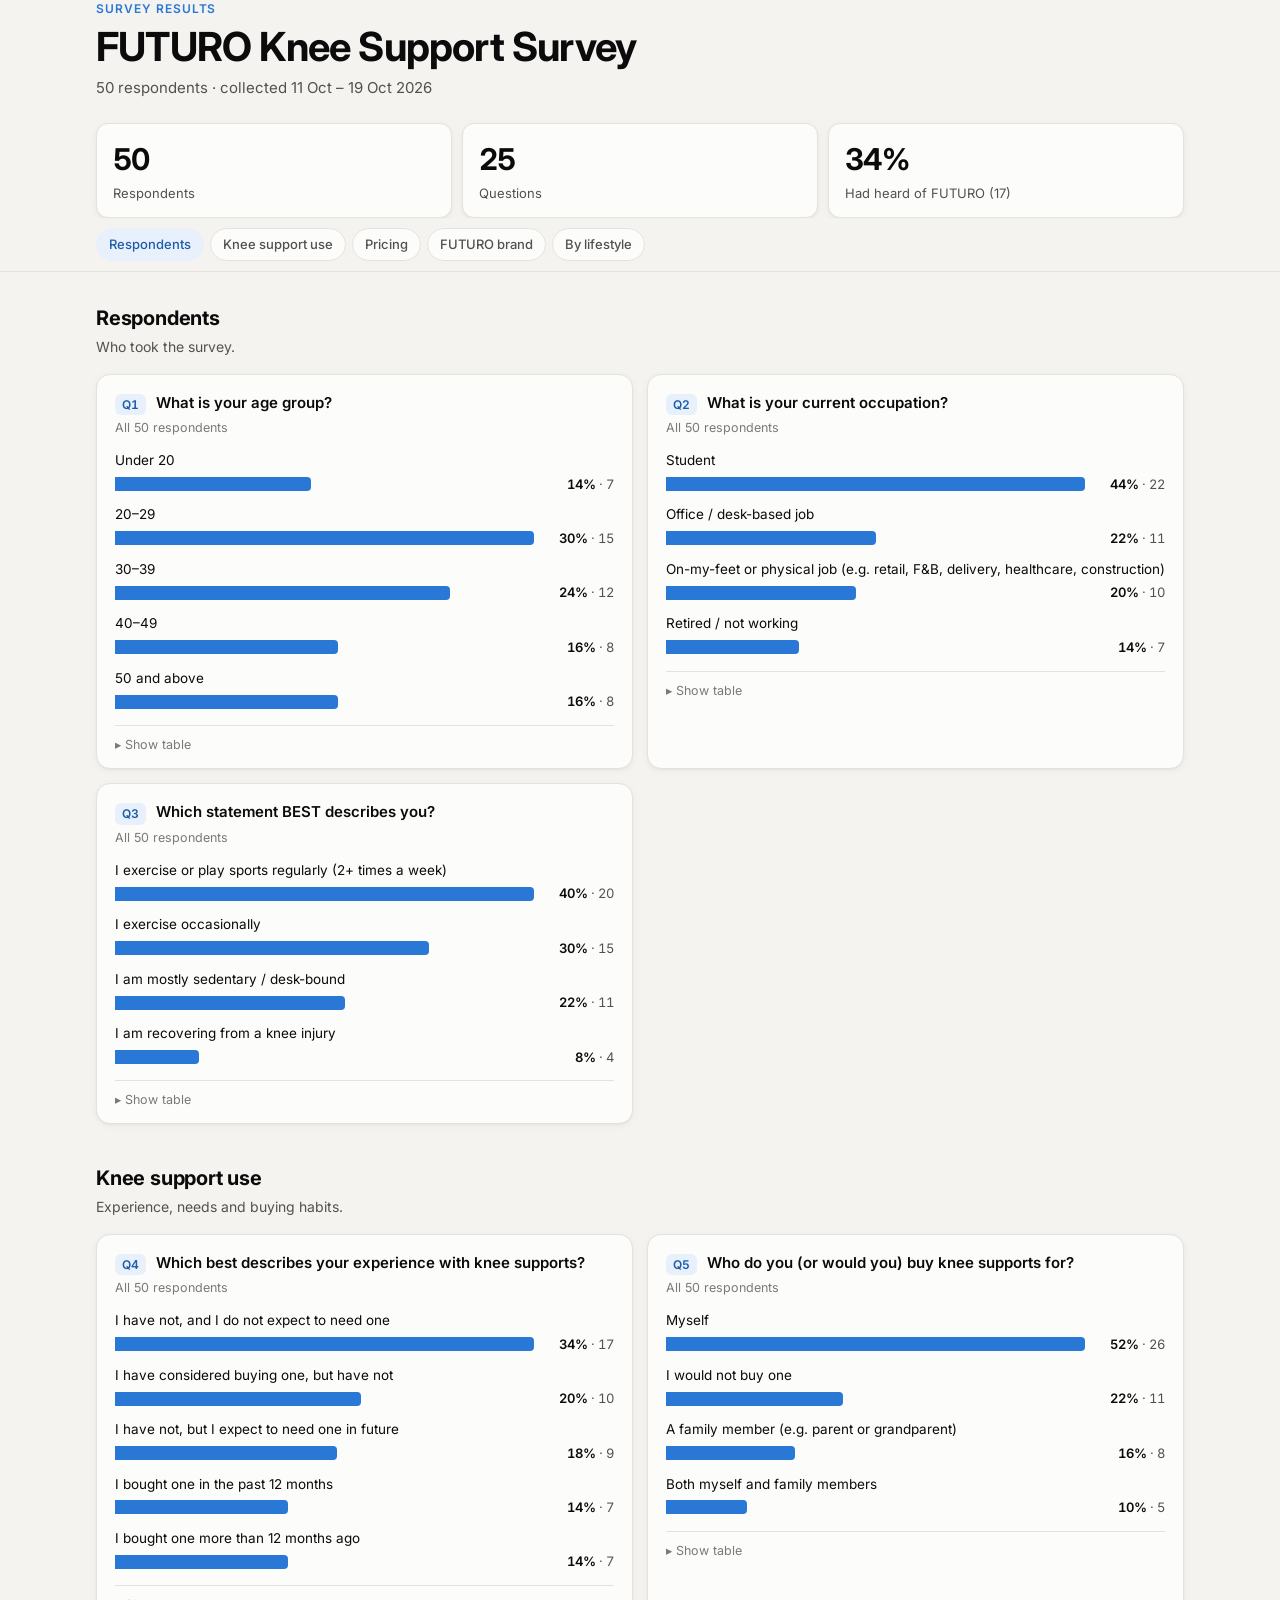
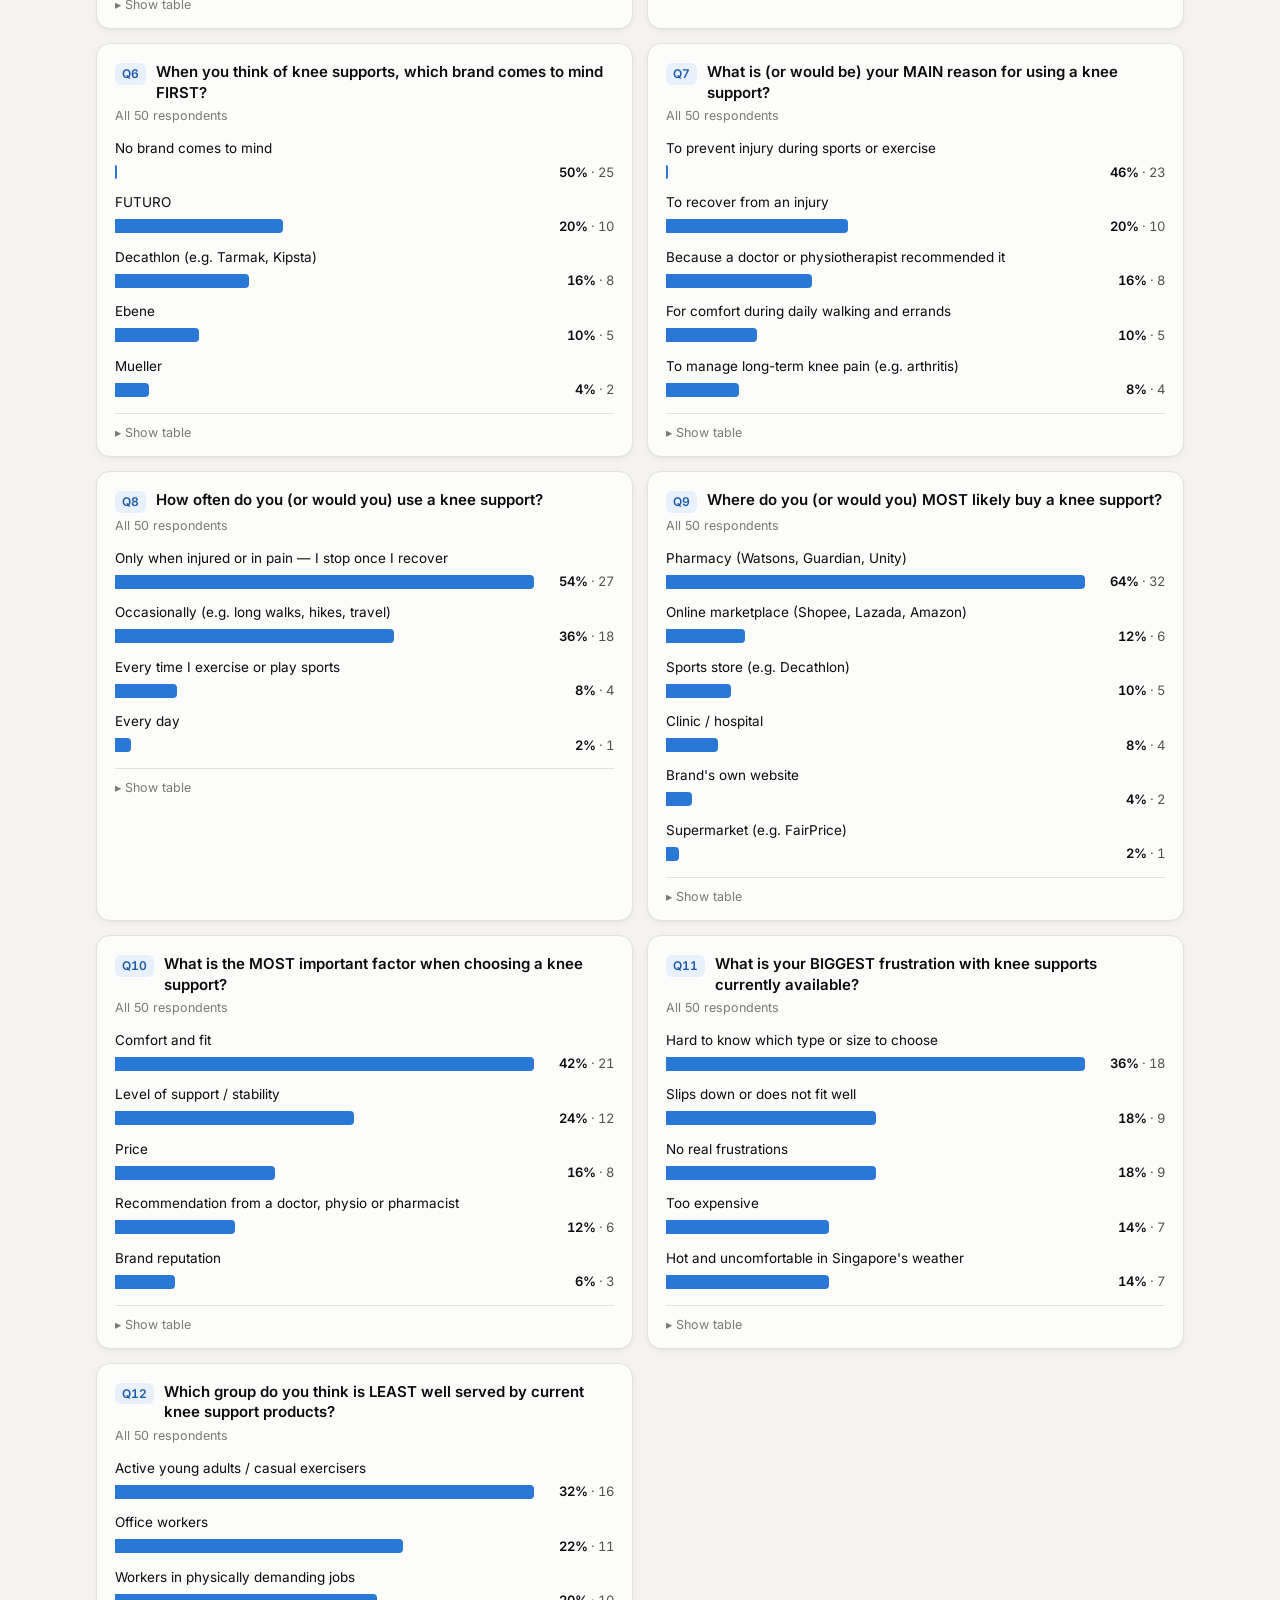
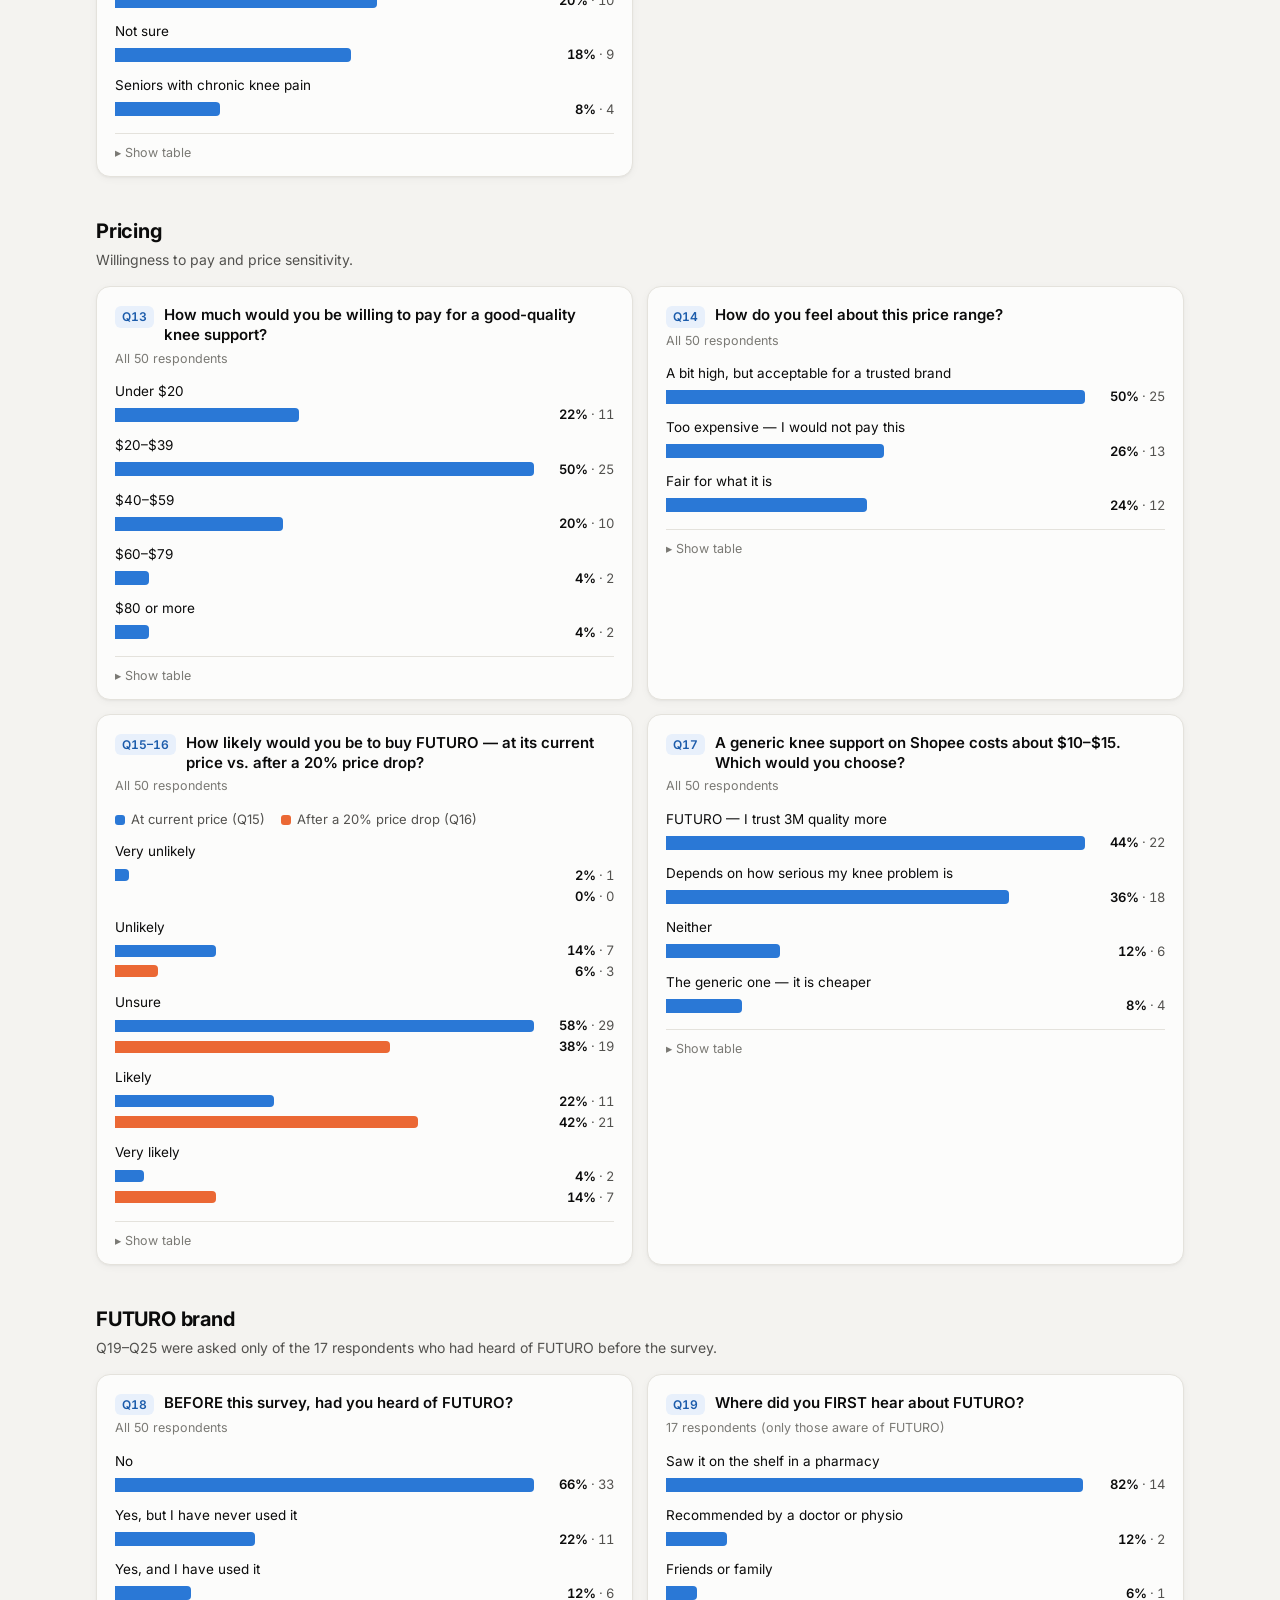
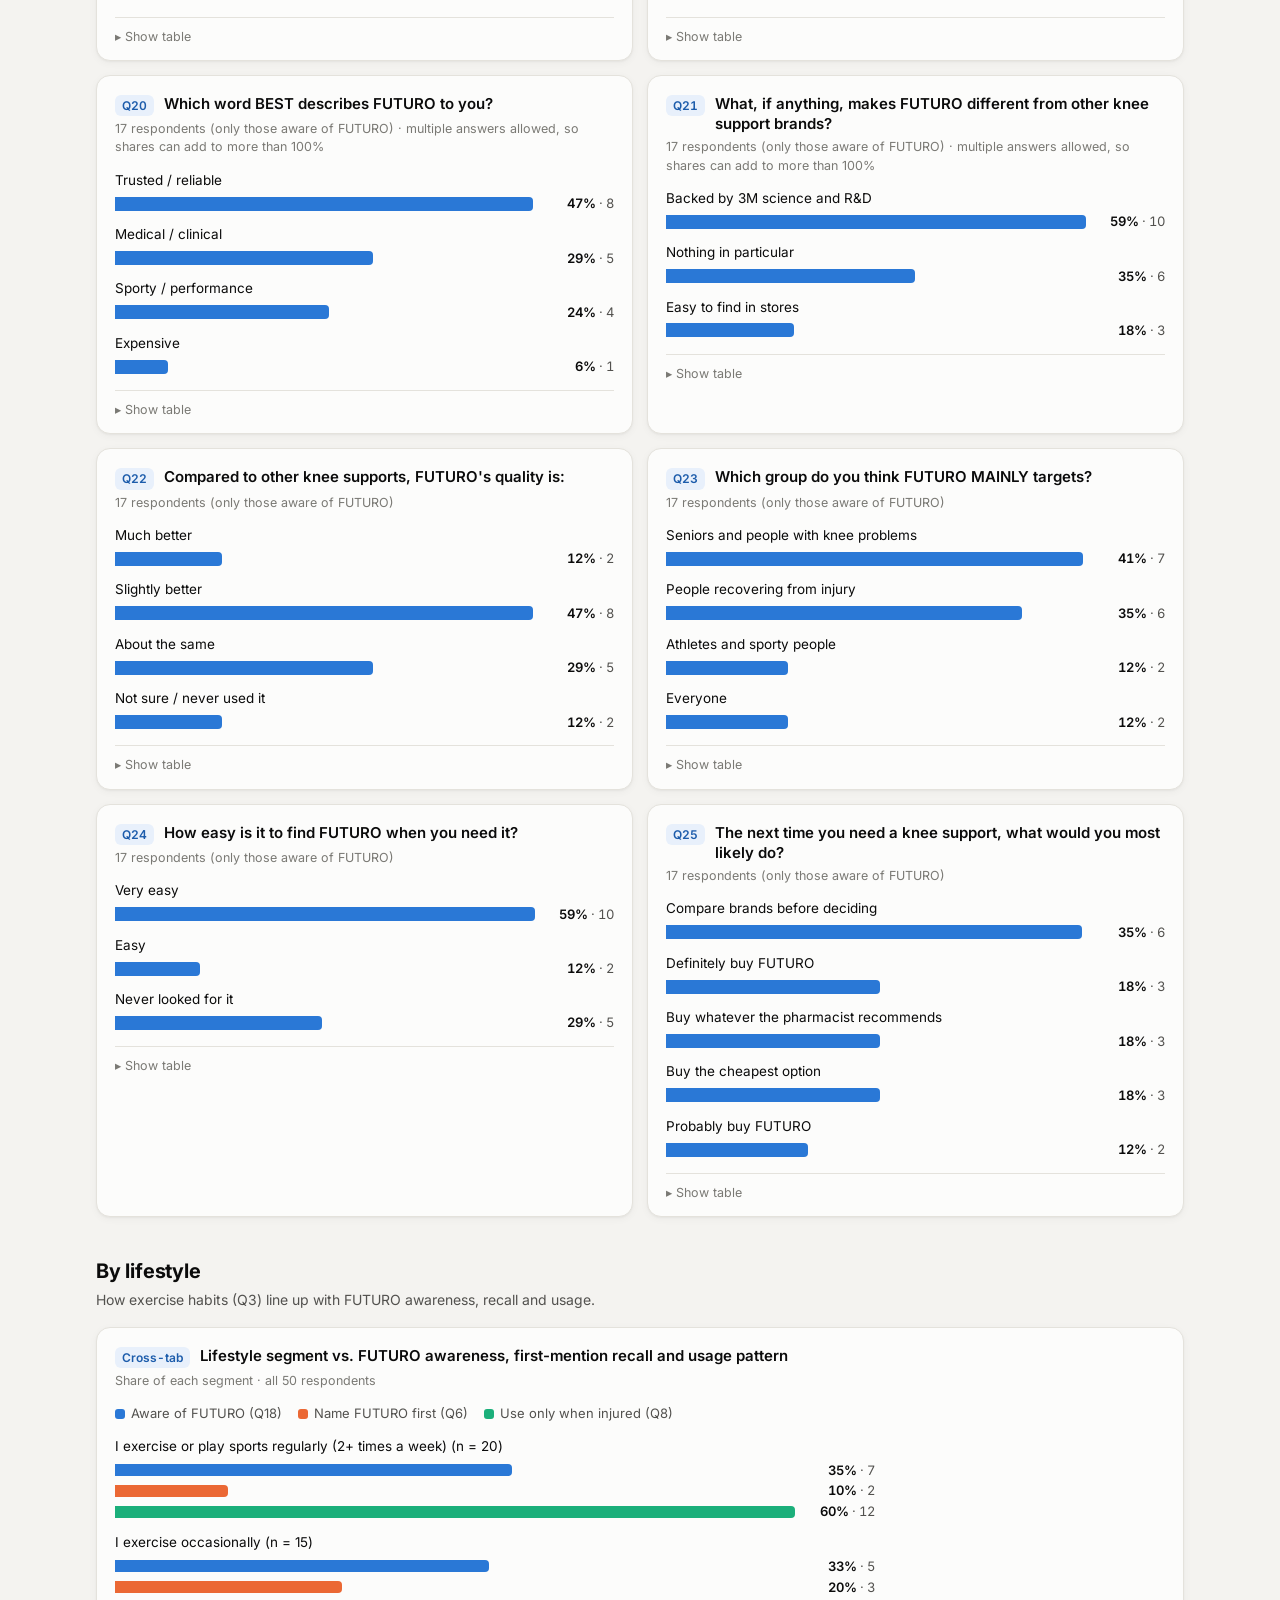
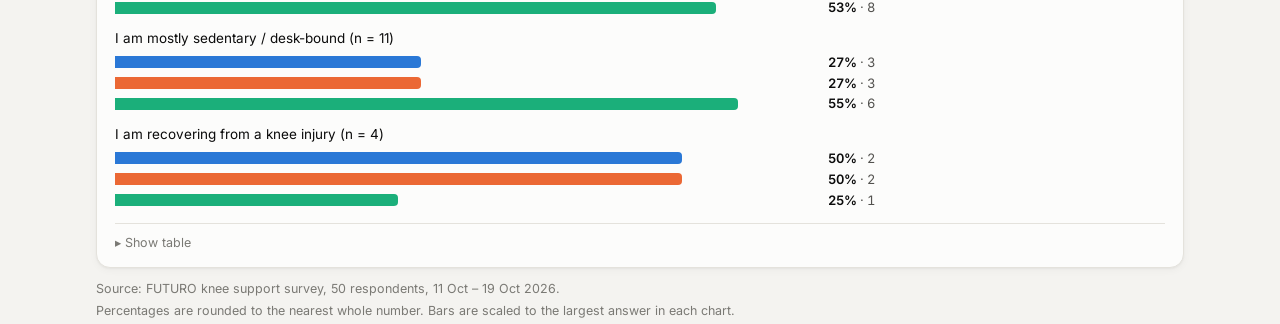
<file: futuro-survey/index.html>
<!doctype html>
<html lang="en">
<head>
<meta charset="utf-8">
<meta name="viewport" content="width=device-width, initial-scale=1">
<title>FUTURO Survey Results</title>
<meta name="description" content="Charts of the FUTURO knee support survey results.">
<link rel="preconnect" href="https://fonts.googleapis.com">
<link rel="preconnect" href="https://fonts.gstatic.com" crossorigin>
<link href="https://fonts.googleapis.com/css2?family=Inter:wght@400;500;600;700&display=swap" rel="stylesheet">
<style>
:root {
  color-scheme: light;
  --bg: #f4f3f0;
  --surface: #fcfcfb;
  --border: #e4e2dc;
  --track: #eeece7;
  --text-1: #0b0b0b;
  --text-2: #52514e;
  --text-3: #7a7974;
  --s1: #2a78d6;
  --s1-hover: #1c5cab;
  --s2: #eb6834;
  --s3: #1baf7a;
  --chip-bg: #e8f0fb;
  --chip-fg: #1c5cab;
  --shadow: 0 1px 2px rgba(20,20,15,.04), 0 2px 8px rgba(20,20,15,.04);
}
@media (prefers-color-scheme: dark) {
  :root:not([data-theme="light"]) {
    color-scheme: dark;
    --bg: #111110;
    --surface: #1a1a19;
    --border: #2c2c2a;
    --track: #252523;
    --text-1: #f0efec;
    --text-2: #c3c2b7;
    --text-3: #93928a;
    --s1: #3987e5;
    --s1-hover: #6da7ec;
    --s2: #d95926;
    --s3: #199e70;
    --chip-bg: #1d2b3d;
    --chip-fg: #9ec5f4;
    --shadow: none;
  }
}
:root[data-theme="dark"] {
  color-scheme: dark;
  --bg: #111110; --surface: #1a1a19; --border: #2c2c2a; --track: #252523;
  --text-1: #f0efec; --text-2: #c3c2b7; --text-3: #93928a;
  --s1: #3987e5; --s1-hover: #6da7ec; --s2: #d95926; --s3: #199e70;
  --chip-bg: #1d2b3d; --chip-fg: #9ec5f4; --shadow: none;
}

* { box-sizing: border-box; }
html { -webkit-text-size-adjust: 100%; scroll-padding-top: 64px; }
body {
  margin: 0;
  background: var(--bg);
  color: var(--text-1);
  font-family: "Inter", system-ui, -apple-system, "Segoe UI", Roboto, sans-serif;
  font-size: 15px;
  line-height: 1.45;
  -webkit-font-smoothing: antialiased;
}
.wrap { max-width: 1120px; margin: 0 auto; padding: 0 16px; }

/* Header */
header { padding: 40px 0 24px; }
.eyebrow { font-size: 12px; font-weight: 600; letter-spacing: .08em; text-transform: uppercase; color: var(--s1); margin: 0 0 8px; }
h1 { font-size: clamp(28px, 6vw, 40px); line-height: 1.1; letter-spacing: -.02em; margin: 0 0 8px; font-weight: 700; }
.meta { color: var(--text-2); margin: 0; }
.stats { display: grid; grid-template-columns: repeat(3, 1fr); gap: 10px; margin-top: 24px; }
.stat { background: var(--surface); border: 1px solid var(--border); border-radius: 12px; padding: 14px 16px; box-shadow: var(--shadow); }
.stat b { display: block; font-size: clamp(22px, 5vw, 30px); font-weight: 700; letter-spacing: -.02em; font-variant-numeric: tabular-nums; }
.stat span { font-size: 13px; color: var(--text-2); }

/* Nav */
nav { position: sticky; top: 0; z-index: 5; background: color-mix(in srgb, var(--bg) 88%, transparent); backdrop-filter: blur(8px); -webkit-backdrop-filter: blur(8px); border-bottom: 1px solid var(--border); }
nav .wrap { display: flex; gap: 6px; overflow-x: auto; padding-top: 10px; padding-bottom: 10px; scrollbar-width: none; }
nav .wrap::-webkit-scrollbar { display: none; }
nav a { flex: none; text-decoration: none; color: var(--text-2); font-size: 13px; font-weight: 500; padding: 6px 12px; border-radius: 999px; border: 1px solid var(--border); background: var(--surface); }
nav a:hover, nav a.active { color: var(--chip-fg); background: var(--chip-bg); border-color: transparent; }

/* Sections */
section { padding: 32px 0 8px; }
section > .wrap > h2 { font-size: 20px; letter-spacing: -.01em; margin: 0 0 4px; }
.sec-note { color: var(--text-2); margin: 0 0 16px; font-size: 14px; }
.grid { display: grid; grid-template-columns: 1fr; gap: 14px; }
@media (min-width: 860px) { .grid { grid-template-columns: 1fr 1fr; } .card.wide { grid-column: 1 / -1; } .card.wide .bars, .card.wide .legend { max-width: 760px; } }

/* Card */
.card { background: var(--surface); border: 1px solid var(--border); border-radius: 14px; padding: 18px 18px 14px; box-shadow: var(--shadow); min-width: 0; }
.card-head { display: flex; gap: 10px; align-items: flex-start; margin-bottom: 4px; }
.qchip { flex: none; font-size: 12px; font-weight: 600; color: var(--chip-fg); background: var(--chip-bg); border-radius: 6px; padding: 2px 7px; margin-top: 1px; font-variant-numeric: tabular-nums; }
.card h3 { font-size: 15px; font-weight: 600; margin: 0; line-height: 1.35; }
.base { font-size: 12.5px; color: var(--text-3); margin: 0 0 14px; padding-left: 0; }

/* Bars */
.bars { display: flex; flex-direction: column; gap: 12px; }
.row { display: grid; grid-template-columns: 1fr; gap: 4px; }
.row .lbl, .grp .lbl { font-size: 13.5px; color: var(--text-1); }
.row .line { display: flex; align-items: center; gap: 8px; }
.track { position: relative; flex: 1; height: 14px; }
.bar { height: 14px; border-radius: 0 4px 4px 0; background: var(--s1); min-width: 2px; transition: background .15s, width .6s cubic-bezier(.2,.7,.2,1); }
.row:hover .bar.s1 { background: var(--s1-hover); }
.val { flex: none; font-size: 13px; color: var(--text-2); font-variant-numeric: tabular-nums; white-space: nowrap; min-width: 72px; text-align: right; }
.val b { color: var(--text-1); font-weight: 600; }
.bar.s2 { background: var(--s2); }
.bar.zero { min-width: 0; }
.bar.s3 { background: var(--s3); }

/* Grouped rows */
.grp { display: flex; flex-direction: column; gap: 4px; }
.grp .sub { display: flex; flex-direction: column; gap: 2px; }
.grp .line { display: flex; align-items: center; gap: 8px; }
.grp .track, .grp .bar { height: 12px; }

.legend { display: flex; flex-wrap: wrap; gap: 6px 16px; margin: 0 0 14px; font-size: 13px; color: var(--text-2); }
.legend i { display: inline-block; width: 10px; height: 10px; border-radius: 3px; margin-right: 6px; vertical-align: -1px; }

/* Table toggle */
details { margin-top: 14px; border-top: 1px solid var(--border); padding-top: 10px; }
summary { cursor: pointer; font-size: 12.5px; color: var(--text-3); list-style: none; user-select: none; }
summary::-webkit-details-marker { display: none; }
summary::before { content: "▸ "; }
details[open] summary::before { content: "▾ "; }
table { width: 100%; border-collapse: collapse; margin-top: 8px; font-size: 13px; }
th, td { text-align: left; padding: 6px 4px; border-bottom: 1px solid var(--border); vertical-align: top; }
th { color: var(--text-3); font-weight: 500; font-size: 12px; }
td.num, th.num { text-align: right; font-variant-numeric: tabular-nums; white-space: nowrap; }

footer { padding: 32px 0 48px; color: var(--text-3); font-size: 12.5px; }
footer p { margin: 4px 0; }

@media (max-width: 420px) {
  .stats { gap: 8px; }
  .stat { padding: 12px; }
  .card { padding: 16px 14px 12px; }
  .val { min-width: 64px; }
}
@media (prefers-reduced-motion: reduce) { .bar { transition: none; } }
</style>
</head>
<body>

<header class="wrap">
  <p class="eyebrow">Survey results</p>
  <h1>FUTURO Knee Support Survey</h1>
  <p class="meta" id="meta"></p>
  <div class="stats" id="stats"></div>
</header>

<nav aria-label="Sections"><div class="wrap" id="nav"></div></nav>

<main id="main"></main>

<footer class="wrap" id="foot"></footer>

<script>
const DATA = {"n": 50, "dateFrom": "11 Oct", "dateTo": "19 Oct 2026", "aware": 17, "questions": {"1": {"id": "Q1", "title": "What is your age group?", "base": 50, "multi": false, "ordinal": true, "items": [{"label": "Under 20", "n": 7}, {"label": "20–29", "n": 15}, {"label": "30–39", "n": 12}, {"label": "40–49", "n": 8}, {"label": "50 and above", "n": 8}]}, "2": {"id": "Q2", "title": "What is your current occupation?", "base": 50, "multi": false, "ordinal": false, "items": [{"label": "Student", "n": 22}, {"label": "Office / desk-based job", "n": 11}, {"label": "On-my-feet or physical job (e.g. retail, F&B, delivery, healthcare, construction)", "n": 10}, {"label": "Retired / not working", "n": 7}]}, "3": {"id": "Q3", "title": "Which statement BEST describes you?", "base": 50, "multi": false, "ordinal": false, "items": [{"label": "I exercise or play sports regularly (2+ times a week)", "n": 20}, {"label": "I exercise occasionally", "n": 15}, {"label": "I am mostly sedentary / desk-bound", "n": 11}, {"label": "I am recovering from a knee injury", "n": 4}]}, "4": {"id": "Q4", "title": "Which best describes your experience with knee supports?", "base": 50, "multi": false, "ordinal": false, "items": [{"label": "I have not, and I do not expect to need one", "n": 17}, {"label": "I have considered buying one, but have not", "n": 10}, {"label": "I have not, but I expect to need one in future", "n": 9}, {"label": "I bought one in the past 12 months", "n": 7}, {"label": "I bought one more than 12 months ago", "n": 7}]}, "5": {"id": "Q5", "title": "Who do you (or would you) buy knee supports for?", "base": 50, "multi": false, "ordinal": false, "items": [{"label": "Myself", "n": 26}, {"label": "I would not buy one", "n": 11}, {"label": "A family member (e.g. parent or grandparent)", "n": 8}, {"label": "Both myself and family members", "n": 5}]}, "6": {"id": "Q6", "title": "When you think of knee supports, which brand comes to mind FIRST?", "base": 50, "multi": false, "ordinal": false, "items": [{"label": "No brand comes to mind", "n": 25}, {"label": "FUTURO", "n": 10}, {"label": "Decathlon (e.g. Tarmak, Kipsta)", "n": 8}, {"label": "Ebene", "n": 5}, {"label": "Mueller", "n": 2}]}, "7": {"id": "Q7", "title": "What is (or would be) your MAIN reason for using a knee support?", "base": 50, "multi": false, "ordinal": false, "items": [{"label": "To prevent injury during sports or exercise", "n": 23}, {"label": "To recover from an injury", "n": 10}, {"label": "Because a doctor or physiotherapist recommended it", "n": 8}, {"label": "For comfort during daily walking and errands", "n": 5}, {"label": "To manage long-term knee pain (e.g. arthritis)", "n": 4}]}, "8": {"id": "Q8", "title": "How often do you (or would you) use a knee support?", "base": 50, "multi": false, "ordinal": false, "items": [{"label": "Only when injured or in pain — I stop once I recover", "n": 27}, {"label": "Occasionally (e.g. long walks, hikes, travel)", "n": 18}, {"label": "Every time I exercise or play sports", "n": 4}, {"label": "Every day", "n": 1}]}, "9": {"id": "Q9", "title": "Where do you (or would you) MOST likely buy a knee support?", "base": 50, "multi": false, "ordinal": false, "items": [{"label": "Pharmacy (Watsons, Guardian, Unity)", "n": 32}, {"label": "Online marketplace (Shopee, Lazada, Amazon)", "n": 6}, {"label": "Sports store (e.g. Decathlon)", "n": 5}, {"label": "Clinic / hospital", "n": 4}, {"label": "Brand's own website", "n": 2}, {"label": "Supermarket (e.g. FairPrice)", "n": 1}]}, "10": {"id": "Q10", "title": "What is the MOST important factor when choosing a knee support?", "base": 50, "multi": false, "ordinal": false, "items": [{"label": "Comfort and fit", "n": 21}, {"label": "Level of support / stability", "n": 12}, {"label": "Price", "n": 8}, {"label": "Recommendation from a doctor, physio or pharmacist", "n": 6}, {"label": "Brand reputation", "n": 3}]}, "11": {"id": "Q11", "title": "What is your BIGGEST frustration with knee supports currently available?", "base": 50, "multi": false, "ordinal": false, "items": [{"label": "Hard to know which type or size to choose", "n": 18}, {"label": "Slips down or does not fit well", "n": 9}, {"label": "No real frustrations", "n": 9}, {"label": "Too expensive", "n": 7}, {"label": "Hot and uncomfortable in Singapore's weather", "n": 7}]}, "12": {"id": "Q12", "title": "Which group do you think is LEAST well served by current knee support products?", "base": 50, "multi": false, "ordinal": false, "items": [{"label": "Active young adults / casual exercisers", "n": 16}, {"label": "Office workers", "n": 11}, {"label": "Workers in physically demanding jobs", "n": 10}, {"label": "Not sure", "n": 9}, {"label": "Seniors with chronic knee pain", "n": 4}]}, "13": {"id": "Q13", "title": "How much would you be willing to pay for a good-quality knee support?", "base": 50, "multi": false, "ordinal": true, "items": [{"label": "Under $20", "n": 11}, {"label": "$20–$39", "n": 25}, {"label": "$40–$59", "n": 10}, {"label": "$60–$79", "n": 2}, {"label": "$80 or more", "n": 2}]}, "14": {"id": "Q14", "title": "How do you feel about this price range?", "base": 50, "multi": false, "ordinal": false, "items": [{"label": "A bit high, but acceptable for a trusted brand", "n": 25}, {"label": "Too expensive — I would not pay this", "n": 13}, {"label": "Fair for what it is", "n": 12}]}, "15": {"id": "Q15", "title": "If you needed a knee support, how likely would you be to buy FUTURO at this price?", "base": 50, "multi": false, "ordinal": true, "items": [{"label": "Very unlikely", "n": 1}, {"label": "Unlikely", "n": 7}, {"label": "Unsure", "n": 29}, {"label": "Likely", "n": 11}, {"label": "Very likely", "n": 2}]}, "16": {"id": "Q16", "title": "If FUTURO's prices dropped by 20%, how likely would you be to buy it?", "base": 50, "multi": false, "ordinal": true, "items": [{"label": "Very unlikely", "n": 0}, {"label": "Unlikely", "n": 3}, {"label": "Unsure", "n": 19}, {"label": "Likely", "n": 21}, {"label": "Very likely", "n": 7}]}, "17": {"id": "Q17", "title": "A generic knee support on Shopee costs about $10–$15. Which would you choose?", "base": 50, "multi": false, "ordinal": false, "items": [{"label": "FUTURO — I trust 3M quality more", "n": 22}, {"label": "Depends on how serious my knee problem is", "n": 18}, {"label": "Neither", "n": 6}, {"label": "The generic one — it is cheaper", "n": 4}]}, "18": {"id": "Q18", "title": "BEFORE this survey, had you heard of FUTURO?", "base": 50, "multi": false, "ordinal": false, "items": [{"label": "No", "n": 33}, {"label": "Yes, but I have never used it", "n": 11}, {"label": "Yes, and I have used it", "n": 6}]}, "19": {"id": "Q19", "title": "Where did you FIRST hear about FUTURO?", "base": 17, "multi": false, "ordinal": false, "items": [{"label": "Saw it on the shelf in a pharmacy", "n": 14}, {"label": "Recommended by a doctor or physio", "n": 2}, {"label": "Friends or family", "n": 1}]}, "20": {"id": "Q20", "title": "Which word BEST describes FUTURO to you?", "base": 17, "multi": true, "ordinal": false, "items": [{"label": "Trusted / reliable", "n": 8}, {"label": "Medical / clinical", "n": 5}, {"label": "Sporty / performance", "n": 4}, {"label": "Expensive", "n": 1}]}, "21": {"id": "Q21", "title": "What, if anything, makes FUTURO different from other knee support brands?", "base": 17, "multi": true, "ordinal": false, "items": [{"label": "Backed by 3M science and R&D", "n": 10}, {"label": "Nothing in particular", "n": 6}, {"label": "Easy to find in stores", "n": 3}]}, "22": {"id": "Q22", "title": "Compared to other knee supports, FUTURO's quality is:", "base": 17, "multi": false, "ordinal": true, "items": [{"label": "Much better", "n": 2}, {"label": "Slightly better", "n": 8}, {"label": "About the same", "n": 5}, {"label": "Not sure / never used it", "n": 2}]}, "23": {"id": "Q23", "title": "Which group do you think FUTURO MAINLY targets?", "base": 17, "multi": false, "ordinal": false, "items": [{"label": "Seniors and people with knee problems", "n": 7}, {"label": "People recovering from injury", "n": 6}, {"label": "Athletes and sporty people", "n": 2}, {"label": "Everyone", "n": 2}]}, "24": {"id": "Q24", "title": "How easy is it to find FUTURO when you need it?", "base": 17, "multi": false, "ordinal": true, "items": [{"label": "Very easy", "n": 10}, {"label": "Easy", "n": 2}, {"label": "Never looked for it", "n": 5}]}, "25": {"id": "Q25", "title": "The next time you need a knee support, what would you most likely do?", "base": 17, "multi": false, "ordinal": false, "items": [{"label": "Compare brands before deciding", "n": 6}, {"label": "Definitely buy FUTURO", "n": 3}, {"label": "Buy whatever the pharmacist recommends", "n": 3}, {"label": "Buy the cheapest option", "n": 3}, {"label": "Probably buy FUTURO", "n": 2}]}}, "crosstab": {"metrics": ["Aware of FUTURO (Q18)", "Name FUTURO first (Q6)", "Use only when injured (Q8)"], "rows": [{"label": "I exercise or play sports regularly (2+ times a week)", "n": 20, "vals": [7, 2, 12]}, {"label": "I exercise occasionally", "n": 15, "vals": [5, 3, 8]}, {"label": "I am mostly sedentary / desk-bound", "n": 11, "vals": [3, 3, 6]}, {"label": "I am recovering from a knee injury", "n": 4, "vals": [2, 2, 1]}]}};

const SECTIONS = [
  { id: "profile", name: "Respondents", note: "Who took the survey.", qs: [1, 2, 3] },
  { id: "usage", name: "Knee support use", note: "Experience, needs and buying habits.", qs: [4, 5, 6, 7, 8, 9, 10, 11, 12] },
  { id: "pricing", name: "Pricing", note: "Willingness to pay and price sensitivity.", qs: [13, 14, "15v16", 17] },
  { id: "brand", name: "FUTURO brand", note: null, qs: [18, 19, 20, 21, 22, 23, 24, 25] },
  { id: "segments", name: "By lifestyle", note: "How exercise habits (Q3) line up with FUTURO awareness, recall and usage.", qs: ["xt"] },
];

const pct = (n, base) => Math.round((n / base) * 100);
const esc = s => String(s).replace(/[&<>"]/g, c => ({ "&": "&amp;", "<": "&lt;", ">": "&gt;", '"': "&quot;" }[c]));

function el(tag, cls, html) { const e = document.createElement(tag); if (cls) e.className = cls; if (html != null) e.innerHTML = html; return e; }

function head(card, id, title, baseText) {
  card.appendChild(el("div", "card-head", `<span class="qchip">${esc(id)}</span><h3>${esc(title)}</h3>`));
  card.appendChild(el("p", "base", baseText));
}

function baseText(q) {
  let t = q.base === DATA.n ? `All ${q.base} respondents` : `${q.base} respondents (only those aware of FUTURO)`;
  if (q.multi) t += " · multiple answers allowed, so shares can add to more than 100%";
  return t;
}

function barLine(share, n, maxShare, cls = "s1") {
  const w = maxShare ? (share / maxShare) * 100 : 0;
  return `<div class="line"><div class="track"><div class="bar ${cls}${n ? "" : " zero"}" data-w="${w.toFixed(2)}" style="width:0"></div></div>` +
         `<span class="val"><b>${share}%</b> · ${n}</span></div>`;
}

function tableHTML(cols, rows) {
  return `<details><summary>Show table</summary><table><thead><tr>${cols.map((c, i) => `<th${i ? ' class="num"' : ""}>${esc(c)}</th>`).join("")}</tr></thead>` +
    `<tbody>${rows.map(r => `<tr>${r.map((v, i) => `<td${i ? ' class="num"' : ""}>${esc(v)}</td>`).join("")}</tr>`).join("")}</tbody></table></details>`;
}

function singleCard(qn) {
  const q = DATA.questions[qn];
  const card = el("article", "card");
  head(card, q.id, q.title, baseText(q));
  const shares = q.items.map(i => pct(i.n, q.base));
  const max = Math.max(...q.items.map(i => i.n / q.base * 100));
  const bars = el("div", "bars");
  q.items.forEach((it, k) => {
    const row = el("div", "row", `<div class="lbl">${esc(it.label)}</div>${barLine(shares[k], it.n, max)}`);
    row.setAttribute("aria-label", `${it.label}: ${shares[k]} percent, ${it.n} people`);
    bars.appendChild(row);
  });
  card.appendChild(bars);
  card.insertAdjacentHTML("beforeend", tableHTML(["Answer", "Share", "Count"], q.items.map((it, k) => [it.label, shares[k] + "%", it.n])));
  return card;
}

function groupedCard({ id, title, base, legend, rows, colsLabel, wide = false }) {
  const card = el("article", wide ? "card wide" : "card");
  head(card, id, title, base);
  card.appendChild(el("div", "legend", legend.map((l, i) => `<span><i style="background:var(--s${i + 1})"></i>${esc(l)}</span>`).join("")));
  const max = Math.max(...rows.flatMap(r => r.shares));
  const bars = el("div", "bars");
  rows.forEach(r => {
    const g = el("div", "grp");
    g.appendChild(el("div", "lbl", esc(r.label)));
    const sub = el("div", "sub");
    r.shares.forEach((s, i) => {
      const ln = el("div", null, barLine(s, r.counts[i], max, "s" + (i + 1)));
      ln.firstChild.setAttribute("aria-label", `${r.label}, ${legend[i]}: ${s} percent`);
      sub.appendChild(ln.firstChild);
    });
    g.appendChild(sub);
    bars.appendChild(g);
  });
  card.appendChild(bars);
  card.insertAdjacentHTML("beforeend", tableHTML([colsLabel, ...legend],
    rows.map(r => [r.label, ...r.shares.map((s, i) => `${s}% (${r.counts[i]})`)])));
  return card;
}

function pricePair() {
  const a = DATA.questions[15], b = DATA.questions[16];
  const rows = a.items.map((it, k) => {
    const nb = b.items[k].n;
    return { label: it.label, counts: [it.n, nb], shares: [pct(it.n, a.base), pct(nb, b.base)] };
  });
  return groupedCard({
    id: "Q15–16",
    title: "How likely would you be to buy FUTURO — at its current price vs. after a 20% price drop?",
    base: `All ${a.base} respondents`,
    legend: ["At current price (Q15)", "After a 20% price drop (Q16)"],
    rows, colsLabel: "Answer",
  });
}

function crossTab() {
  const x = DATA.crosstab;
  const rows = x.rows.map(r => ({ label: `${r.label} (n = ${r.n})`, counts: r.vals, shares: r.vals.map(v => pct(v, r.n)) }));
  return groupedCard({
    id: "Cross-tab",
    title: "Lifestyle segment vs. FUTURO awareness, first-mention recall and usage pattern",
    base: "Share of each segment · all 50 respondents",
    legend: x.metrics, rows, colsLabel: "Segment (Q3)", wide: true,
  });
}

// Build page
document.getElementById("meta").textContent =
  `${DATA.n} respondents · collected ${DATA.dateFrom} – ${DATA.dateTo}`;
document.getElementById("stats").innerHTML = [
  [DATA.n, "Respondents"],
  [Object.keys(DATA.questions).length, "Questions"],
  [`${pct(DATA.aware, DATA.n)}%`, `Had heard of FUTURO (${DATA.aware})`],
].map(([b, s]) => `<div class="stat"><b>${b}</b><span>${s}</span></div>`).join("");

const nav = document.getElementById("nav");
const main = document.getElementById("main");
SECTIONS.forEach(s => {
  nav.insertAdjacentHTML("beforeend", `<a href="#${s.id}">${esc(s.name)}</a>`);
  const sec = el("section"); sec.id = s.id;
  const w = el("div", "wrap");
  w.appendChild(el("h2", null, esc(s.name)));
  const note = s.note ?? `Q19–Q25 were asked only of the ${DATA.aware} respondents who had heard of FUTURO before the survey.`;
  w.appendChild(el("p", "sec-note", esc(note)));
  const grid = el("div", "grid");
  s.qs.forEach(q => grid.appendChild(q === "15v16" ? pricePair() : q === "xt" ? crossTab() : singleCard(q)));
  w.appendChild(grid);
  sec.appendChild(w);
  main.appendChild(sec);
});

document.getElementById("foot").innerHTML =
  `<p>Source: FUTURO knee support survey, ${DATA.n} respondents, ${DATA.dateFrom} – ${DATA.dateTo}.</p>` +
  `<p>Percentages are rounded to the nearest whole number. Bars are scaled to the largest answer in each chart.</p>`;

// Animate bars into view
const grow = b => { b.style.width = b.dataset.w + "%"; };
const allBars = document.querySelectorAll(".bar");
if ("IntersectionObserver" in window && !matchMedia("(prefers-reduced-motion: reduce)").matches) {
  const io = new IntersectionObserver(es => es.forEach(e => { if (e.isIntersecting) { grow(e.target); io.unobserve(e.target); } }), { rootMargin: "0px 0px -40px 0px" });
  allBars.forEach(b => io.observe(b));
} else allBars.forEach(grow);

// Highlight current section in nav
const links = [...nav.querySelectorAll("a")];
if ("IntersectionObserver" in window) {
  const so = new IntersectionObserver(es => es.forEach(e => {
    if (e.isIntersecting) links.forEach(a => a.classList.toggle("active", a.getAttribute("href") === "#" + e.target.id));
  }), { rootMargin: "-45% 0px -50% 0px" });
  document.querySelectorAll("section").forEach(s => so.observe(s));
}
</script>
</body>
</html>
</file>
